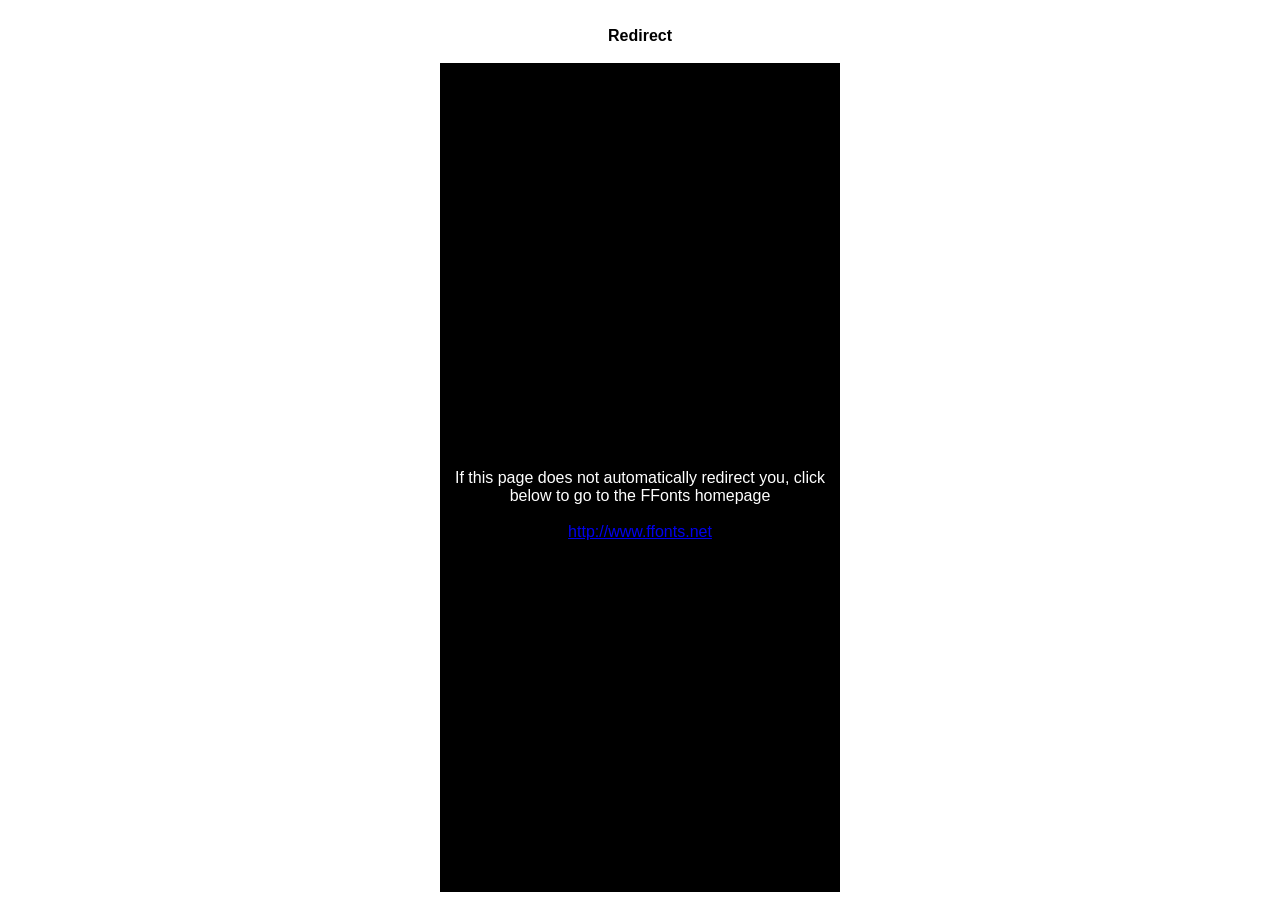
<file: media/Fuentes/Helomade-Regular/ffonts.net.htm>
<HTML>
<HEAD>
<TITLE>FFonts - Redirect</TITLE>
<meta http-equiv="refresh" content="1;url=https://www.ffonts.net">
<script language="javascript">
<!-- 
//location.replace("https://www.ffonts.net");
-->
</script>
</HEAD>

<BODY >
<CENTER>
<TABLE WIDTH="400" HEIGHT="100%" BORDER="0" CELLPADDING="0" CELLSPACING="0">
<TR><TD WIDTH="100%" HEIGHT="20" ALIGN="CENTER" VALIGN="LEFT" BGCOLOR="#FFFFFF"><FONT FACE="Arial, Sans Serif, Verdana" SIZE=3 COLOR="#000000"><B>Redirect</B></FONT></TD></TR>
<TR><TD WIDTH="100%" HEIGHT="300" ALIGN="CENTER" VALIGN="LEFT" BGCOLOR="#000000"><BR><BR><BR>
<FONT FACE="Arial, Sans Serif, Verdana" SIZE=3 COLOR="#FFFFFF">If this page does not automatically redirect you, click below to go to the FFonts homepage</FONT>
<BR><BR>
<FONT FACE="Arial, Sans Serif, Verdana" SIZE=3 COLOR="#FFFFFF"><A HREF="https://www.ffonts.net" TARGET="_top">http://www.ffonts.net</A>
</TD></TR>
</TD></TR>
</TABLE>
</CENTER>
</BODY>
</HTML>
</file>
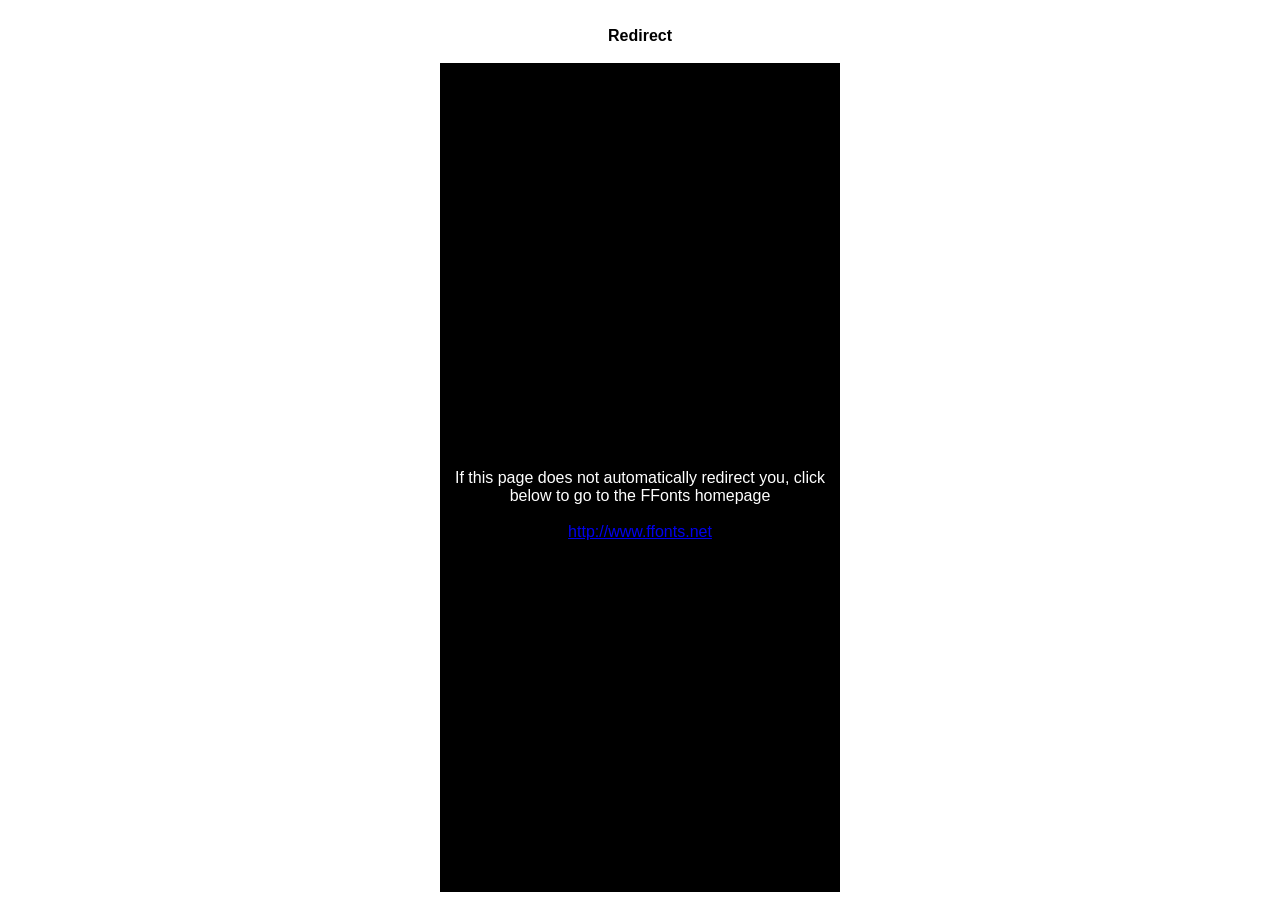
<file: media/Fuentes/KG-Just-Me-Again-Down-Here/ffonts.net.htm>
<HTML>
<HEAD>
<TITLE>FFonts - Redirect</TITLE>
<meta http-equiv="refresh" content="1;url=http://www.ffonts.net">
<script language="javascript">
<!-- 
//location.replace("http://www.ffonts.net");
-->
</script>
</HEAD>

<BODY >
<CENTER>
<TABLE WIDTH="400" HEIGHT="100%" BORDER="0" CELLPADDING="0" CELLSPACING="0">
<TR><TD WIDTH="100%" HEIGHT="20" ALIGN="CENTER" VALIGN="LEFT" BGCOLOR="#FFFFFF"><FONT FACE="Arial, Sans Serif, Verdana" SIZE=3 COLOR="#000000"><B>Redirect</B></FONT></TD></TR>
<TR><TD WIDTH="100%" HEIGHT="300" ALIGN="CENTER" VALIGN="LEFT" BGCOLOR="#000000"><BR><BR><BR>
<FONT FACE="Arial, Sans Serif, Verdana" SIZE=3 COLOR="#FFFFFF">If this page does not automatically redirect you, click below to go to the FFonts homepage</FONT>
<BR><BR>
<FONT FACE="Arial, Sans Serif, Verdana" SIZE=3 COLOR="#FFFFFF"><A HREF="http://www.ffonts.net" TARGET="_top">http://www.ffonts.net</A>
</TD></TR>
</TD></TR>
</TABLE>
</CENTER>
</BODY>
</HTML>
</file>
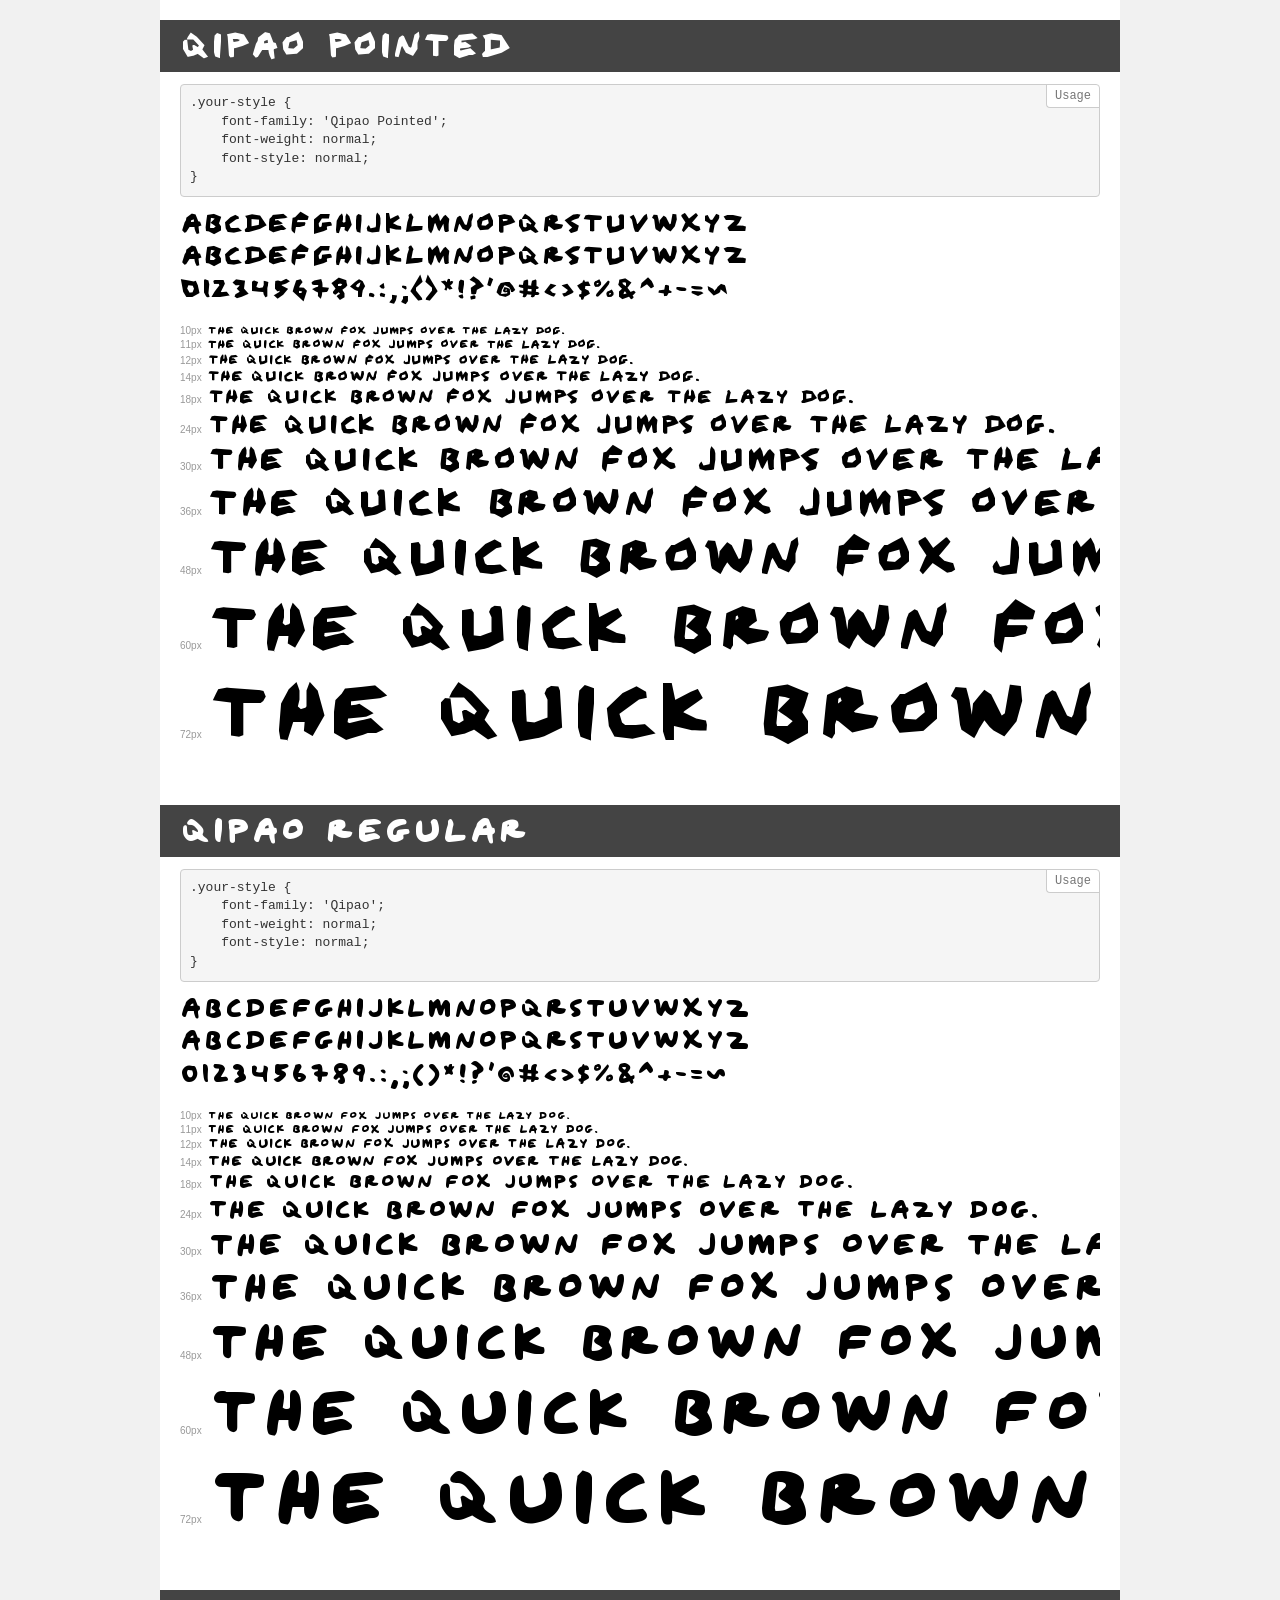
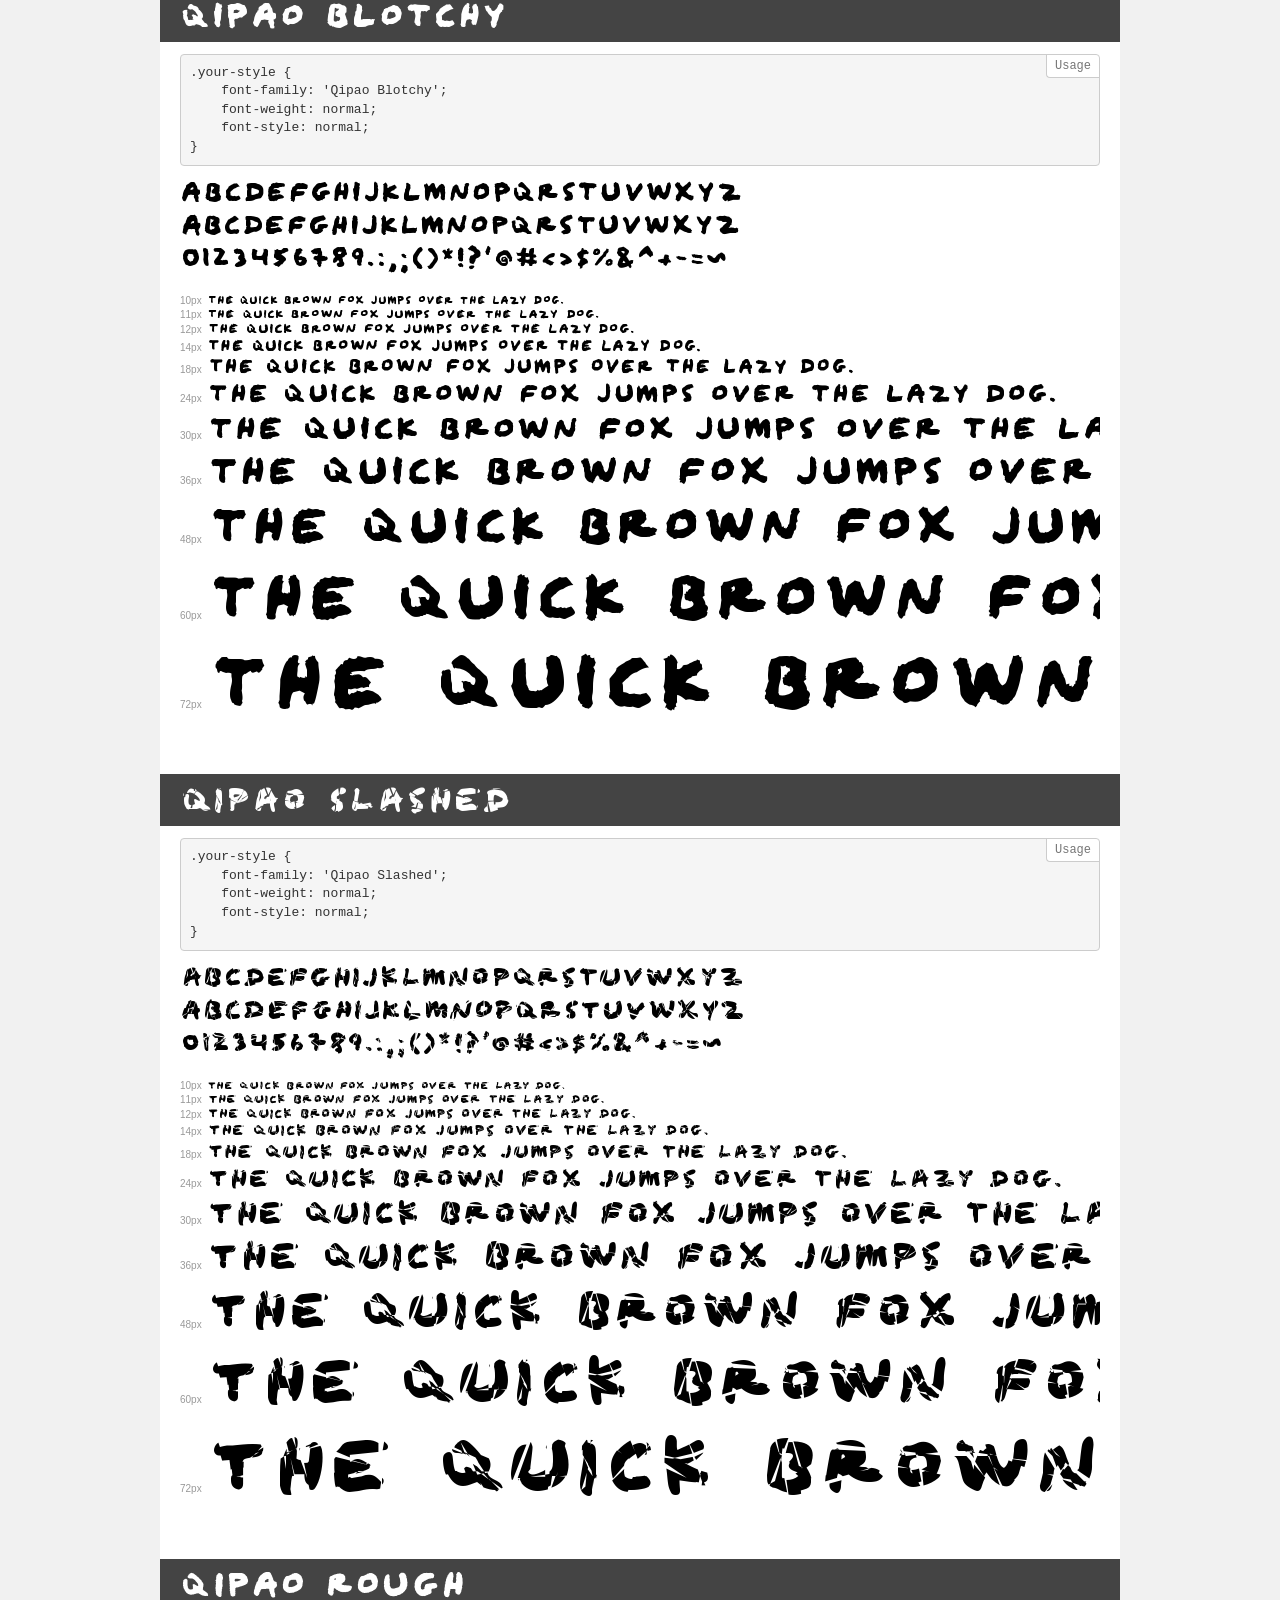
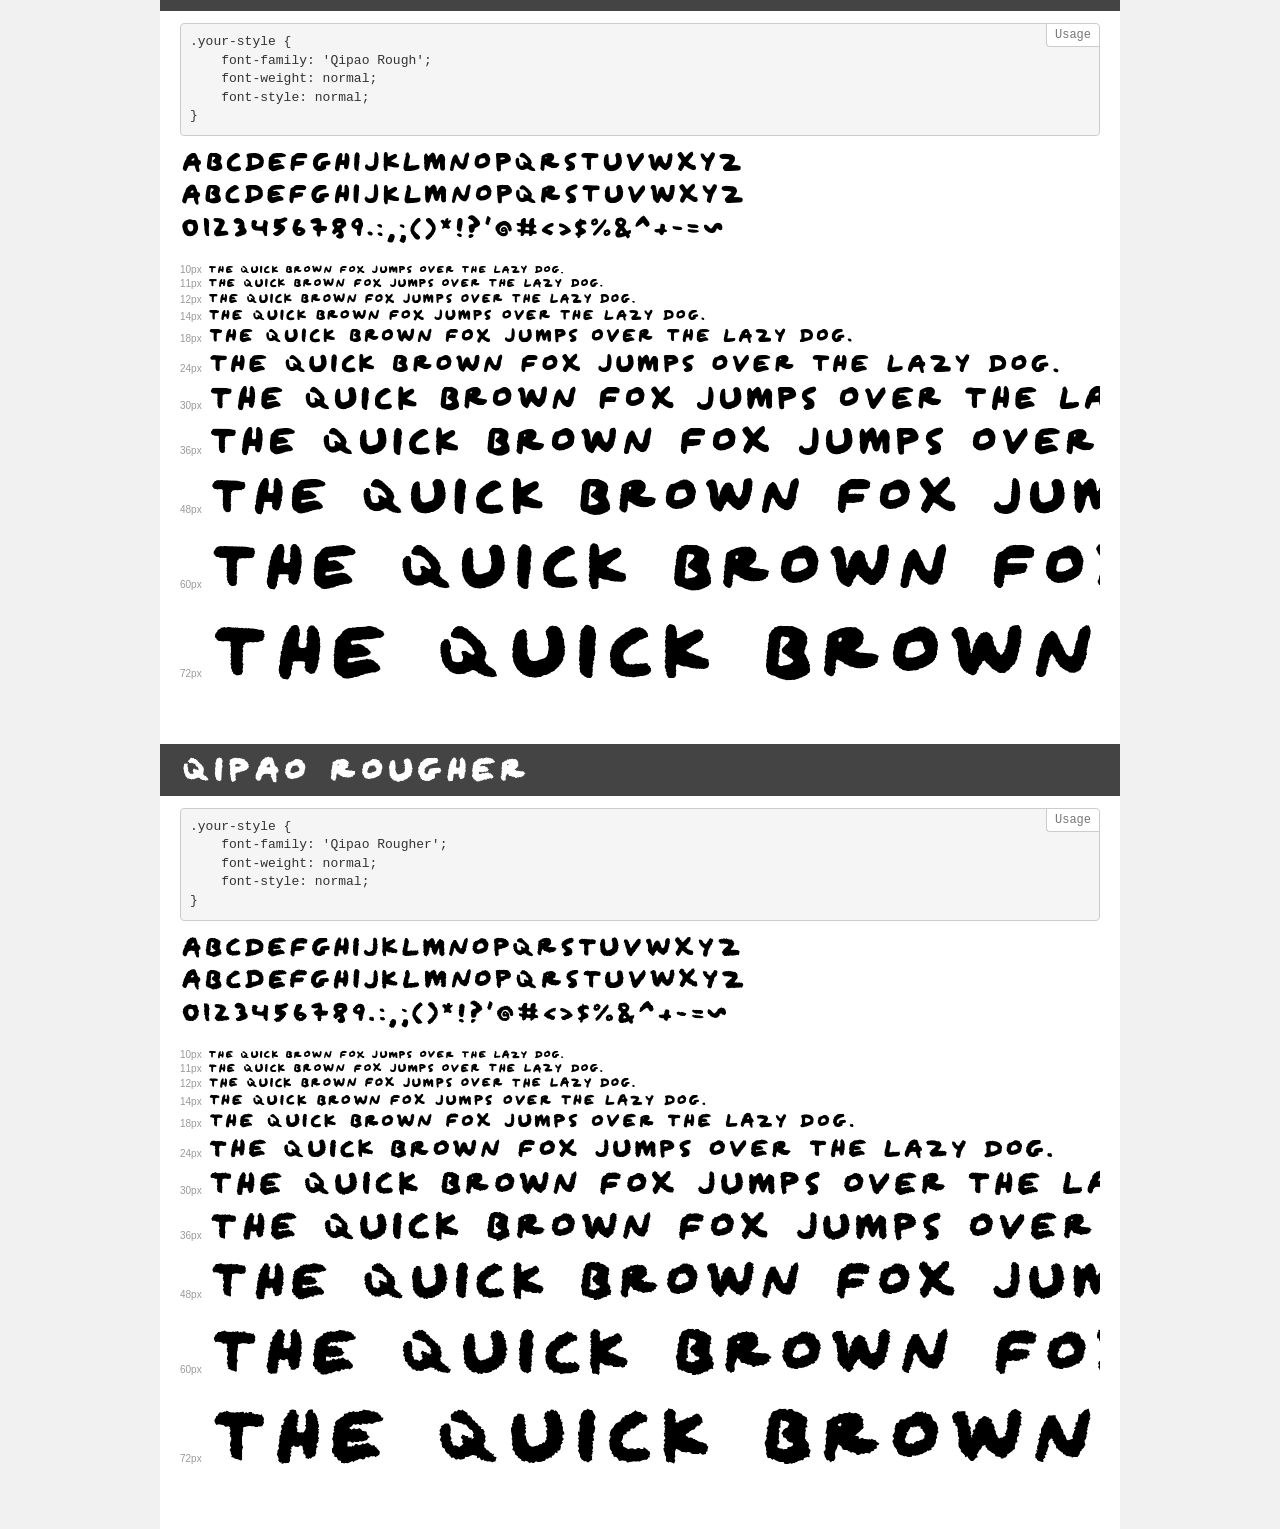
<file: media/Fuentes/Qipao/demo.html>
<!DOCTYPE html>
<html>
<head>
    <meta charset="utf-8">
    <meta http-equiv="X-UA-Compatible" content="IE=edge">
    <meta name="viewport" content="width=device-width, initial-scale=1">
    <meta name="robots" content="noindex, noarchive">
    <meta name="format-detection" content="telephone=no">
    <title>Transfonter demo</title>
    <link href="stylesheet.css" rel="stylesheet">
    <style>
        /*
        http://meyerweb.com/eric/tools/css/reset/
        v2.0 | 20110126
        License: none (public domain)
        */
        html, body, div, span, applet, object, iframe,
        h1, h2, h3, h4, h5, h6, p, blockquote, pre,
        a, abbr, acronym, address, big, cite, code,
        del, dfn, em, img, ins, kbd, q, s, samp,
        small, strike, strong, sub, sup, tt, var,
        b, u, i, center,
        dl, dt, dd, ol, ul, li,
        fieldset, form, label, legend,
        table, caption, tbody, tfoot, thead, tr, th, td,
        article, aside, canvas, details, embed,
        figure, figcaption, footer, header, hgroup,
        menu, nav, output, ruby, section, summary,
        time, mark, audio, video {
            margin: 0;
            padding: 0;
            border: 0;
            font-size: 100%;
            font: inherit;
            vertical-align: baseline;
        }
        /* HTML5 display-role reset for older browsers */
        article, aside, details, figcaption, figure,
        footer, header, hgroup, menu, nav, section {
            display: block;
        }
        body {
            line-height: 1;
        }
        ol, ul {
            list-style: none;
        }
        blockquote, q {
            quotes: none;
        }
        blockquote:before, blockquote:after,
        q:before, q:after {
            content: '';
            content: none;
        }
        table {
            border-collapse: collapse;
            border-spacing: 0;
        }
        /* common styles */
        body {
            background: #f1f1f1;
            color: #000;
        }
        .page {
            background: #fff;
            width: 920px;
            margin: 0 auto;
            padding: 20px 20px 0 20px;
            overflow: hidden;
        }
        .font-container {
            overflow-x: auto;
            overflow-y: hidden;
            margin-bottom: 40px;
            line-height: 1.3;
            white-space: nowrap;
            padding-bottom: 5px;
        }
        h1 {
            position: relative;
            background: #444;
            font-size: 32px;
            color: #fff;
            padding: 10px 20px;
            margin: 0 -20px 12px -20px;
        }
        .letters {
            font-size: 25px;
            margin-bottom: 20px;
        }
        .s10:before {
            content: '10px';
        }
        .s11:before {
            content: '11px';
        }
        .s12:before {
            content: '12px';
        }
        .s14:before {
            content: '14px';
        }
        .s18:before {
            content: '18px';
        }
        .s24:before {
            content: '24px';
        }
        .s30:before {
            content: '30px';
        }
        .s36:before {
            content: '36px';
        }
        .s48:before {
            content: '48px';
        }
        .s60:before {
            content: '60px';
        }
        .s72:before {
            content: '72px';
        }
        .s10:before, .s11:before, .s12:before, .s14:before,
        .s18:before, .s24:before, .s30:before, .s36:before,
        .s48:before, .s60:before, .s72:before {
            font-family: Arial, sans-serif;
            font-size: 10px;
            font-weight: normal;
            font-style: normal;
            color: #999;
            padding-right: 6px;
        }
        pre {
            display: block;
            position: relative;
            padding: 9px;
            margin: 0 0 10px;
            font-family: Monaco, Menlo, Consolas, "Courier New", monospace !important;
            font-size: 13px;
            line-height: 1.428571429;
            color: #333;
            font-weight: normal !important;
            font-style: normal !important;
            background-color: #f5f5f5;
            border: 1px solid #ccc;
            overflow-x: auto;
            border-radius: 4px;
        }
        pre:after {
            display: block;
            position: absolute;
            right: 0;
            top: 0;
            content: 'Usage';
            line-height: 1;
            padding: 5px 8px;
            font-size: 12px;
            color: #767676;
            background-color: #fff;
            border: 1px solid #ccc;
            border-right: none;
            border-top: none;
            border-radius: 0 4px 0 4px;
            z-index: 10;
        }
        /* responsive */
        @media (max-width: 959px) {
            .page {
                width: auto;
                margin: 0;
            }
        }
    </style>
</head>
<body>
<div class="page">
    <div class="demo" style="font-family: 'Qipao Pointed'; font-weight: normal; font-style: normal;">
        <h1>Qipao Pointed</h1>
        <pre>.your-style {
    font-family: 'Qipao Pointed';
    font-weight: normal;
    font-style: normal;
}</pre>
        <div class="font-container">
            <p class="letters">
                abcdefghijklmnopqrstuvwxyz<br>
ABCDEFGHIJKLMNOPQRSTUVWXYZ<br>
                0123456789.:,;()*!?'@#<>$%&^+-=~
            </p>
            <p class="s10" style="font-size: 10px;">The quick brown fox jumps over the lazy dog.</p>
            <p class="s11" style="font-size: 11px;">The quick brown fox jumps over the lazy dog.</p>
            <p class="s12" style="font-size: 12px;">The quick brown fox jumps over the lazy dog.</p>
            <p class="s14" style="font-size: 14px;">The quick brown fox jumps over the lazy dog.</p>
            <p class="s18" style="font-size: 18px;">The quick brown fox jumps over the lazy dog.</p>
            <p class="s24" style="font-size: 24px;">The quick brown fox jumps over the lazy dog.</p>
            <p class="s30" style="font-size: 30px;">The quick brown fox jumps over the lazy dog.</p>
            <p class="s36" style="font-size: 36px;">The quick brown fox jumps over the lazy dog.</p>
            <p class="s48" style="font-size: 48px;">The quick brown fox jumps over the lazy dog.</p>
            <p class="s60" style="font-size: 60px;">The quick brown fox jumps over the lazy dog.</p>
            <p class="s72" style="font-size: 72px;">The quick brown fox jumps over the lazy dog.</p>
        </div>
    </div>
    <div class="demo" style="font-family: 'Qipao'; font-weight: normal; font-style: normal;">
        <h1>Qipao Regular</h1>
        <pre>.your-style {
    font-family: 'Qipao';
    font-weight: normal;
    font-style: normal;
}</pre>
        <div class="font-container">
            <p class="letters">
                abcdefghijklmnopqrstuvwxyz<br>
ABCDEFGHIJKLMNOPQRSTUVWXYZ<br>
                0123456789.:,;()*!?'@#<>$%&^+-=~
            </p>
            <p class="s10" style="font-size: 10px;">The quick brown fox jumps over the lazy dog.</p>
            <p class="s11" style="font-size: 11px;">The quick brown fox jumps over the lazy dog.</p>
            <p class="s12" style="font-size: 12px;">The quick brown fox jumps over the lazy dog.</p>
            <p class="s14" style="font-size: 14px;">The quick brown fox jumps over the lazy dog.</p>
            <p class="s18" style="font-size: 18px;">The quick brown fox jumps over the lazy dog.</p>
            <p class="s24" style="font-size: 24px;">The quick brown fox jumps over the lazy dog.</p>
            <p class="s30" style="font-size: 30px;">The quick brown fox jumps over the lazy dog.</p>
            <p class="s36" style="font-size: 36px;">The quick brown fox jumps over the lazy dog.</p>
            <p class="s48" style="font-size: 48px;">The quick brown fox jumps over the lazy dog.</p>
            <p class="s60" style="font-size: 60px;">The quick brown fox jumps over the lazy dog.</p>
            <p class="s72" style="font-size: 72px;">The quick brown fox jumps over the lazy dog.</p>
        </div>
    </div>
    <div class="demo" style="font-family: 'Qipao Blotchy'; font-weight: normal; font-style: normal;">
        <h1>Qipao Blotchy</h1>
        <pre>.your-style {
    font-family: 'Qipao Blotchy';
    font-weight: normal;
    font-style: normal;
}</pre>
        <div class="font-container">
            <p class="letters">
                abcdefghijklmnopqrstuvwxyz<br>
ABCDEFGHIJKLMNOPQRSTUVWXYZ<br>
                0123456789.:,;()*!?'@#<>$%&^+-=~
            </p>
            <p class="s10" style="font-size: 10px;">The quick brown fox jumps over the lazy dog.</p>
            <p class="s11" style="font-size: 11px;">The quick brown fox jumps over the lazy dog.</p>
            <p class="s12" style="font-size: 12px;">The quick brown fox jumps over the lazy dog.</p>
            <p class="s14" style="font-size: 14px;">The quick brown fox jumps over the lazy dog.</p>
            <p class="s18" style="font-size: 18px;">The quick brown fox jumps over the lazy dog.</p>
            <p class="s24" style="font-size: 24px;">The quick brown fox jumps over the lazy dog.</p>
            <p class="s30" style="font-size: 30px;">The quick brown fox jumps over the lazy dog.</p>
            <p class="s36" style="font-size: 36px;">The quick brown fox jumps over the lazy dog.</p>
            <p class="s48" style="font-size: 48px;">The quick brown fox jumps over the lazy dog.</p>
            <p class="s60" style="font-size: 60px;">The quick brown fox jumps over the lazy dog.</p>
            <p class="s72" style="font-size: 72px;">The quick brown fox jumps over the lazy dog.</p>
        </div>
    </div>
    <div class="demo" style="font-family: 'Qipao Slashed'; font-weight: normal; font-style: normal;">
        <h1>Qipao Slashed</h1>
        <pre>.your-style {
    font-family: 'Qipao Slashed';
    font-weight: normal;
    font-style: normal;
}</pre>
        <div class="font-container">
            <p class="letters">
                abcdefghijklmnopqrstuvwxyz<br>
ABCDEFGHIJKLMNOPQRSTUVWXYZ<br>
                0123456789.:,;()*!?'@#<>$%&^+-=~
            </p>
            <p class="s10" style="font-size: 10px;">The quick brown fox jumps over the lazy dog.</p>
            <p class="s11" style="font-size: 11px;">The quick brown fox jumps over the lazy dog.</p>
            <p class="s12" style="font-size: 12px;">The quick brown fox jumps over the lazy dog.</p>
            <p class="s14" style="font-size: 14px;">The quick brown fox jumps over the lazy dog.</p>
            <p class="s18" style="font-size: 18px;">The quick brown fox jumps over the lazy dog.</p>
            <p class="s24" style="font-size: 24px;">The quick brown fox jumps over the lazy dog.</p>
            <p class="s30" style="font-size: 30px;">The quick brown fox jumps over the lazy dog.</p>
            <p class="s36" style="font-size: 36px;">The quick brown fox jumps over the lazy dog.</p>
            <p class="s48" style="font-size: 48px;">The quick brown fox jumps over the lazy dog.</p>
            <p class="s60" style="font-size: 60px;">The quick brown fox jumps over the lazy dog.</p>
            <p class="s72" style="font-size: 72px;">The quick brown fox jumps over the lazy dog.</p>
        </div>
    </div>
    <div class="demo" style="font-family: 'Qipao Rough'; font-weight: normal; font-style: normal;">
        <h1>Qipao Rough</h1>
        <pre>.your-style {
    font-family: 'Qipao Rough';
    font-weight: normal;
    font-style: normal;
}</pre>
        <div class="font-container">
            <p class="letters">
                abcdefghijklmnopqrstuvwxyz<br>
ABCDEFGHIJKLMNOPQRSTUVWXYZ<br>
                0123456789.:,;()*!?'@#<>$%&^+-=~
            </p>
            <p class="s10" style="font-size: 10px;">The quick brown fox jumps over the lazy dog.</p>
            <p class="s11" style="font-size: 11px;">The quick brown fox jumps over the lazy dog.</p>
            <p class="s12" style="font-size: 12px;">The quick brown fox jumps over the lazy dog.</p>
            <p class="s14" style="font-size: 14px;">The quick brown fox jumps over the lazy dog.</p>
            <p class="s18" style="font-size: 18px;">The quick brown fox jumps over the lazy dog.</p>
            <p class="s24" style="font-size: 24px;">The quick brown fox jumps over the lazy dog.</p>
            <p class="s30" style="font-size: 30px;">The quick brown fox jumps over the lazy dog.</p>
            <p class="s36" style="font-size: 36px;">The quick brown fox jumps over the lazy dog.</p>
            <p class="s48" style="font-size: 48px;">The quick brown fox jumps over the lazy dog.</p>
            <p class="s60" style="font-size: 60px;">The quick brown fox jumps over the lazy dog.</p>
            <p class="s72" style="font-size: 72px;">The quick brown fox jumps over the lazy dog.</p>
        </div>
    </div>
    <div class="demo" style="font-family: 'Qipao Rougher'; font-weight: normal; font-style: normal;">
        <h1>Qipao Rougher</h1>
        <pre>.your-style {
    font-family: 'Qipao Rougher';
    font-weight: normal;
    font-style: normal;
}</pre>
        <div class="font-container">
            <p class="letters">
                abcdefghijklmnopqrstuvwxyz<br>
ABCDEFGHIJKLMNOPQRSTUVWXYZ<br>
                0123456789.:,;()*!?'@#<>$%&^+-=~
            </p>
            <p class="s10" style="font-size: 10px;">The quick brown fox jumps over the lazy dog.</p>
            <p class="s11" style="font-size: 11px;">The quick brown fox jumps over the lazy dog.</p>
            <p class="s12" style="font-size: 12px;">The quick brown fox jumps over the lazy dog.</p>
            <p class="s14" style="font-size: 14px;">The quick brown fox jumps over the lazy dog.</p>
            <p class="s18" style="font-size: 18px;">The quick brown fox jumps over the lazy dog.</p>
            <p class="s24" style="font-size: 24px;">The quick brown fox jumps over the lazy dog.</p>
            <p class="s30" style="font-size: 30px;">The quick brown fox jumps over the lazy dog.</p>
            <p class="s36" style="font-size: 36px;">The quick brown fox jumps over the lazy dog.</p>
            <p class="s48" style="font-size: 48px;">The quick brown fox jumps over the lazy dog.</p>
            <p class="s60" style="font-size: 60px;">The quick brown fox jumps over the lazy dog.</p>
            <p class="s72" style="font-size: 72px;">The quick brown fox jumps over the lazy dog.</p>
        </div>
    </div>
</div>
</body>
</html>
</file>
<file: media/Fuentes/Qipao/stylesheet.css>
@font-face {
    font-family: 'Qipao Pointed';
    src: url('Qipao-Pointed.eot');
    src: local('Qipao Pointed'), local('Qipao-Pointed'),
        url('Qipao-Pointed.eot?#iefix') format('embedded-opentype'),
        url('Qipao-Pointed.woff2') format('woff2'),
        url('Qipao-Pointed.woff') format('woff'),
        url('Qipao-Pointed.ttf') format('truetype');
    font-weight: normal;
    font-style: normal;
}

@font-face {
    font-family: 'Qipao';
    src: url('Qipao-Regular.eot');
    src: local('Qipao Regular'), local('Qipao-Regular'),
        url('Qipao-Regular.eot?#iefix') format('embedded-opentype'),
        url('Qipao-Regular.woff2') format('woff2'),
        url('Qipao-Regular.woff') format('woff'),
        url('Qipao-Regular.ttf') format('truetype');
    font-weight: normal;
    font-style: normal;
}

@font-face {
    font-family: 'Qipao Blotchy';
    src: url('Qipao-Blotchy.eot');
    src: local('Qipao Blotchy'), local('Qipao-Blotchy'),
        url('Qipao-Blotchy.eot?#iefix') format('embedded-opentype'),
        url('Qipao-Blotchy.woff2') format('woff2'),
        url('Qipao-Blotchy.woff') format('woff'),
        url('Qipao-Blotchy.ttf') format('truetype');
    font-weight: normal;
    font-style: normal;
}

@font-face {
    font-family: 'Qipao Slashed';
    src: url('Qipao-Slashed.eot');
    src: local('Qipao Slashed'), local('Qipao-Slashed'),
        url('Qipao-Slashed.eot?#iefix') format('embedded-opentype'),
        url('Qipao-Slashed.woff2') format('woff2'),
        url('Qipao-Slashed.woff') format('woff'),
        url('Qipao-Slashed.ttf') format('truetype');
    font-weight: normal;
    font-style: normal;
}

@font-face {
    font-family: 'Qipao Rough';
    src: url('Qipao-Rough.eot');
    src: local('Qipao Rough'), local('Qipao-Rough'),
        url('Qipao-Rough.eot?#iefix') format('embedded-opentype'),
        url('Qipao-Rough.woff2') format('woff2'),
        url('Qipao-Rough.woff') format('woff'),
        url('Qipao-Rough.ttf') format('truetype');
    font-weight: normal;
    font-style: normal;
}

@font-face {
    font-family: 'Qipao Rougher';
    src: url('Qipao-Rougher.eot');
    src: local('Qipao Rougher'), local('Qipao-Rougher'),
        url('Qipao-Rougher.eot?#iefix') format('embedded-opentype'),
        url('Qipao-Rougher.woff2') format('woff2'),
        url('Qipao-Rougher.woff') format('woff'),
        url('Qipao-Rougher.ttf') format('truetype');
    font-weight: normal;
    font-style: normal;
}
</file>
